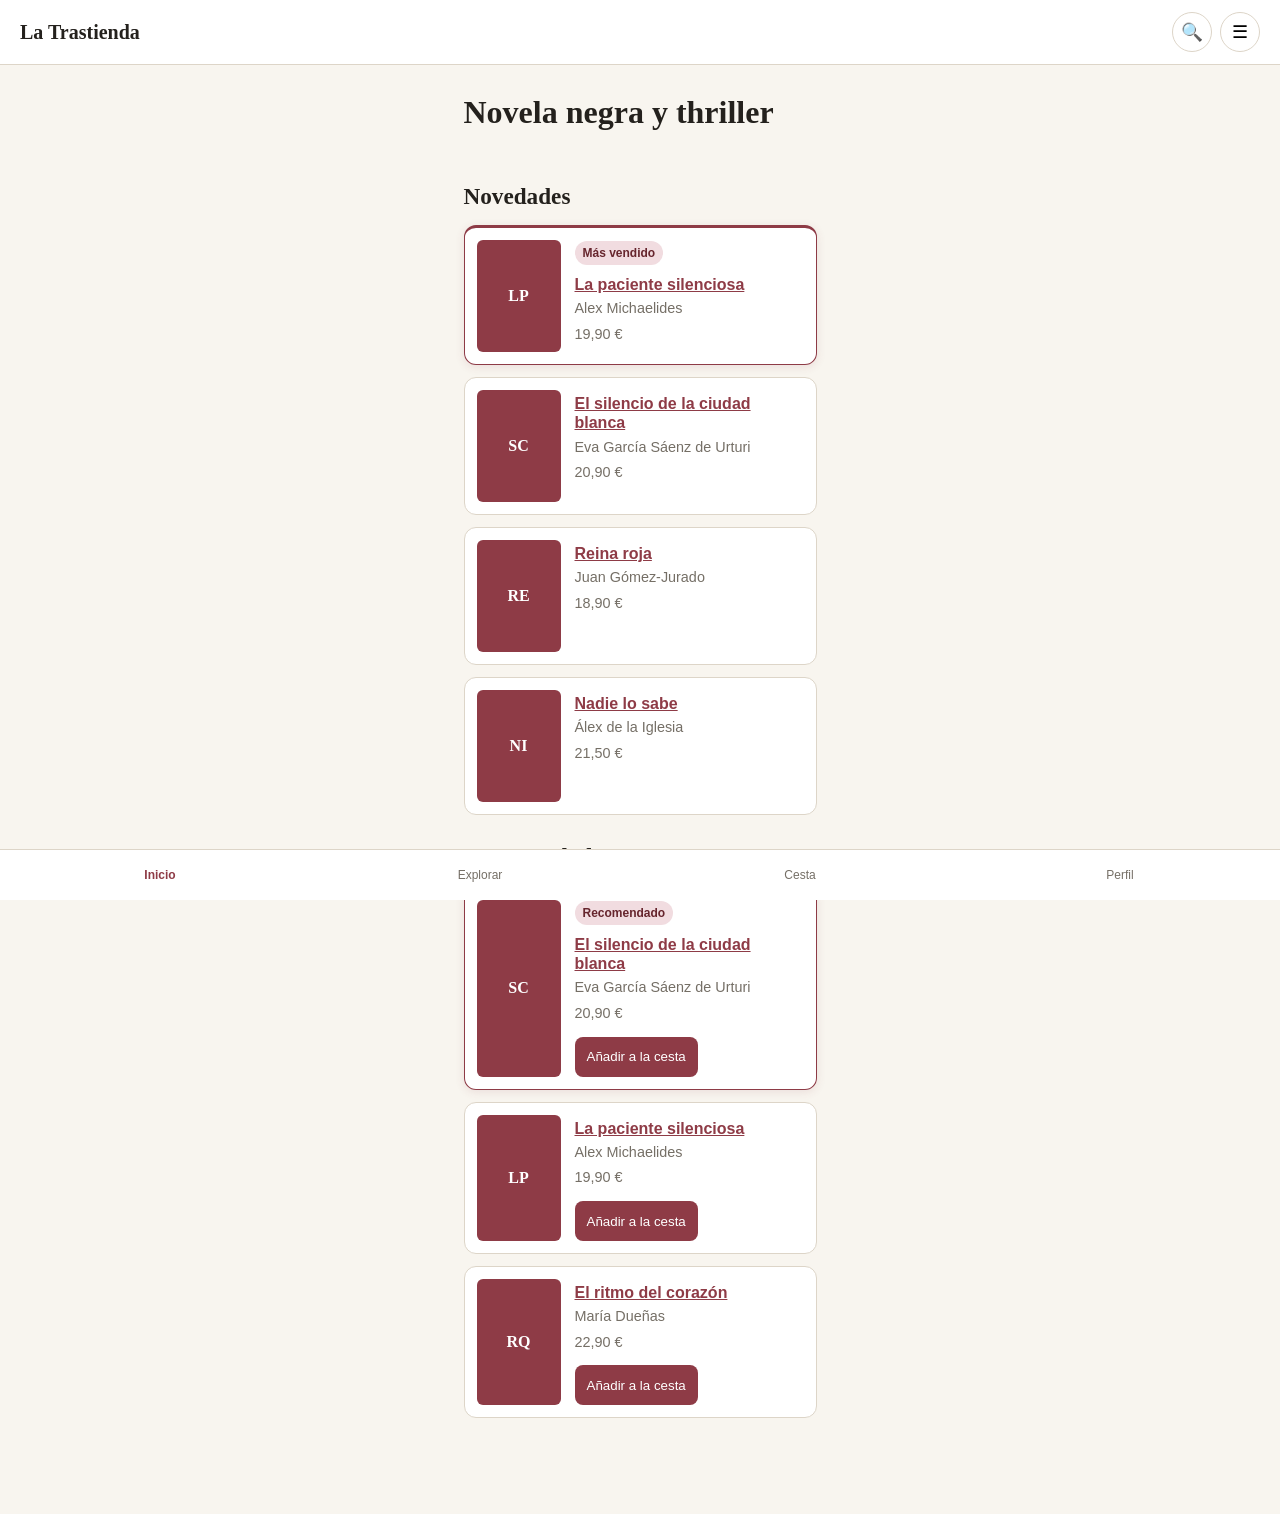
<file: index.html>
<!doctype html>
<html lang="es">
  <head>
    <meta charset="utf-8">
    <meta name="viewport" content="width=device-width, initial-scale=1.0">
    <title>Inicio - La Trastienda</title>
    <link rel="stylesheet" href="css/estilos.css">
  </head>
  <body>
    <header class="site-header">
      <a class="brand" href="index.html" aria-label="La Trastienda, inicio">La Trastienda</a>
      <div class="header-actions">
        <button class="icon-button" type="button" aria-label="Buscar">🔍</button>
        <button class="icon-button" type="button" aria-label="Abrir menú">☰</button>
      </div>
    </header>

    <main>
      <h1>Novela negra y thriller</h1>

      <section aria-labelledby="novedades-titulo">
        <h2 id="novedades-titulo">Novedades</h2>
        <article class="card">
          <div class="book-cover" aria-hidden="true">LP</div>
          <div class="book-details">
            <span class="badge">Más vendido</span>
            <h3><a href="detalle.html">La paciente silenciosa</a></h3>
            <p>Alex Michaelides</p>
            <p>19,90 €</p>
          </div>
        </article>
        <article class="card">
          <div class="book-cover" aria-hidden="true">SC</div>
          <div class="book-details">
            <span class="badge"></span>
            <h3><a href="detalle.html">El silencio de la ciudad blanca</a></h3>
            <p>Eva García Sáenz de Urturi</p>
            <p>20,90 €</p>
          </div>
        </article>
        <article class="card">
          <div class="book-cover" aria-hidden="true">RE</div>
          <div class="book-details">
            <h3><a href="detalle.html">Reina roja</a></h3>
            <p>Juan Gómez-Jurado</p>
            <p>18,90 €</p>
          </div>
        </article>
        <article class="card">
          <div class="book-cover" aria-hidden="true">NI</div>
          <div class="book-details">
            <h3><a href="detalle.html">Nadie lo sabe</a></h3>
            <p>Álex de la Iglesia</p>
            <p>21,50 €</p>
          </div>
        </article>
      </section>

      <section aria-labelledby="recomendados-titulo">
        <h2 id="recomendados-titulo">Recomendados</h2>
        <article class="card">
          <div class="book-cover" aria-hidden="true">SC</div>
          <div class="book-details">
            <span class="badge">Recomendado</span>
            <h3><a href="detalle.html">El silencio de la ciudad blanca</a></h3>
            <p>Eva García Sáenz de Urturi</p>
            <p>20,90 €</p>
            <button type="button">Añadir a la cesta</button>
          </div>
        </article>
        <article class="card">
          <div class="book-cover" aria-hidden="true">LP</div>
          <div class="book-details">
            <span class="badge"></span>
            <h3><a href="detalle.html">La paciente silenciosa</a></h3>
            <p>Alex Michaelides</p>
            <p>19,90 €</p>
            <button type="button">Añadir a la cesta</button>
          </div>
        </article>
        <article class="card">
          <div class="book-cover" aria-hidden="true">RQ</div>
          <div class="book-details">
            <h3><a href="detalle.html">El ritmo del corazón</a></h3>
            <p>María Dueñas</p>
            <p>22,90 €</p>
            <button type="button">Añadir a la cesta</button>
          </div>
        </article>
      </section>
    </main>

    <nav class="bottom-nav" aria-label="Secciones de la app">
      <ul>
        <li><a href="index.html" aria-current="page">Inicio</a></li>
        <li><a href="explorar.html">Explorar</a></li>
        <li><a href="carrito.html">Cesta</a></li>
        <li><a href="perfil.html">Perfil</a></li>
      </ul>
    </nav>
  </body>
</html>
</file>
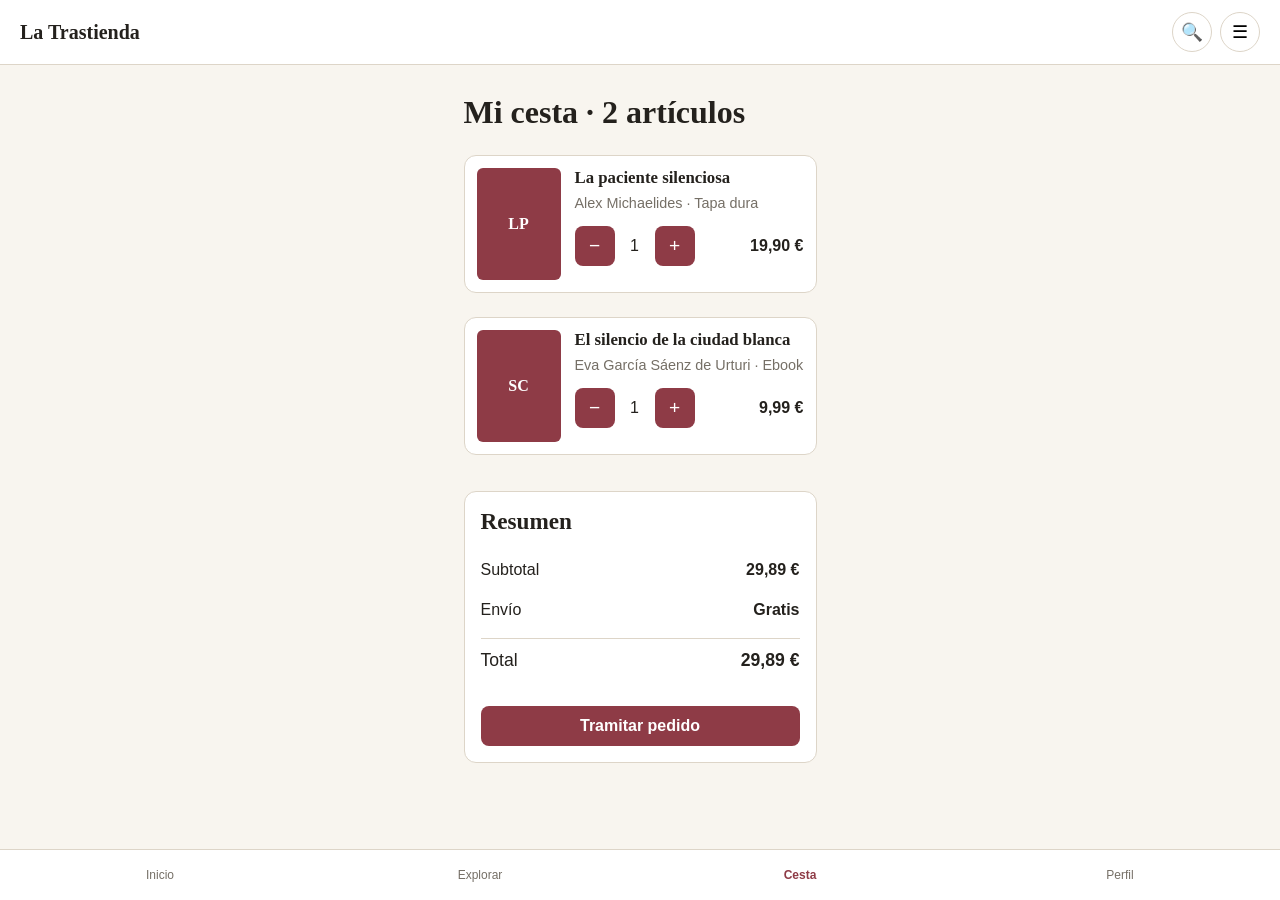
<file: carrito.html>
<!doctype html>
<html lang="es">
  <head>
    <meta charset="utf-8">
    <meta name="viewport" content="width=device-width, initial-scale=1.0">
    <title>Mi cesta - La Trastienda</title>
    <link rel="stylesheet" href="css/estilos.css">
  </head>
  <body>
    <header class="site-header">
      <a class="brand" href="index.html" aria-label="La Trastienda, inicio">La Trastienda</a>
      <div class="header-actions">
        <button class="icon-button" type="button" aria-label="Buscar">🔍</button>
        <button class="icon-button" type="button" aria-label="Abrir menú">☰</button>
      </div>
    </header>

    <main>
      <h1>Mi cesta · 2 artículos</h1>

      <section aria-label="Libros en la cesta">
        <article class="cart-item">
          <div class="book-cover" aria-hidden="true">LP</div>
          <div class="cart-details">
            <h2>La paciente silenciosa</h2>
            <p>Alex Michaelides · Tapa dura</p>
            <div class="quantity-controls">
              <button type="button" aria-label="Quitar un ejemplar de La paciente silenciosa">−</button>
              <span>1</span>
              <button type="button" aria-label="Añadir un ejemplar de La paciente silenciosa">+</button>
              <strong>19,90 €</strong>
            </div>
          </div>
        </article>

        <article class="cart-item">
          <div class="book-cover" aria-hidden="true">SC</div>
          <div class="cart-details">
            <h2>El silencio de la ciudad blanca</h2>
            <p>Eva García Sáenz de Urturi · Ebook</p>
            <div class="quantity-controls">
              <button type="button" aria-label="Quitar un ejemplar de El silencio de la ciudad blanca">−</button>
              <span>1</span>
              <button type="button" aria-label="Añadir un ejemplar de El silencio de la ciudad blanca">+</button>
              <strong>9,99 €</strong>
            </div>
          </div>
        </article>
      </section>

      <section class="cart-summary" aria-labelledby="resumen-titulo">
        <h2 id="resumen-titulo">Resumen</h2>
        <dl>
          <div>
            <dt>Subtotal</dt>
            <dd>29,89 €</dd>
          </div>
          <div>
            <dt>Envío</dt>
            <dd>Gratis</dd>
          </div>
          <div class="total">
            <dt>Total</dt>
            <dd>29,89 €</dd>
          </div>
        </dl>
        <button class="checkout-button" type="button">Tramitar pedido</button>
      </section>
    </main>

    <nav class="bottom-nav" aria-label="Secciones de la app">
      <ul>
        <li><a href="index.html">Inicio</a></li>
        <li><a href="explorar.html">Explorar</a></li>
        <li><a href="carrito.html" aria-current="page">Cesta</a></li>
        <li><a href="perfil.html">Perfil</a></li>
      </ul>
    </nav>
  </body>
</html>
</file>
<file: css/estilos.css>
:root {
  color-scheme: light;
  --ink: #24211d;
  --paper: #f8f5ef;
  --primary: #8e3b46;
  --primary-dark: #66252d;
  --muted: #756f66;
  --line: #ddd5c8;
}

* {
  box-sizing: border-box;
}

body {
  margin: 0;
  padding-bottom: 76px;
  background: var(--paper);
  color: var(--ink);
  font-family: Arial, Helvetica, sans-serif;
  line-height: 1.5;
}

.site-header {
  position: sticky;
  top: 0;
  z-index: 10;
  display: flex;
  align-items: center;
  justify-content: space-between;
  min-height: 64px;
  padding: 12px 20px;
  background: #ffffff;
  border-bottom: 1px solid var(--line);
}

a {
  color: var(--primary);
}

.brand {
  color: var(--ink);
  font-family: Georgia, "Times New Roman", serif;
  font-size: 1.25rem;
  font-weight: 700;
  text-decoration: none;
}

.header-actions {
  display: flex;
  gap: 8px;
}

.icon-button {
  width: 40px;
  height: 40px;
  padding: 0;
  border: 1px solid var(--line);
  border-radius: 50%;
  background: #ffffff;
  cursor: pointer;
  font-size: 1.1rem;
}

main {
  width: min(100%, 393px);
  margin: 0 auto;
  padding: 20px;
}

h1,
h2,
h3 {
  line-height: 1.2;
}

h1 {
  margin: 8px 0 24px;
  font-family: Georgia, "Times New Roman", serif;
  font-size: 2rem;
}

h2 {
  margin: 28px 0 14px;
  font-family: Georgia, "Times New Roman", serif;
  font-size: 1.45rem;
}

h3 {
  margin: 8px 0 4px;
  font-size: 1rem;
}

section:where(.book-list),
.book-list {
  display: grid;
  gap: 12px;
}

main > section {
  display: grid;
  gap: 12px;
}

main > section > h2 {
  margin-bottom: 2px;
}

h2 + .card {
  border-top: 3px solid var(--primary);
}

.card {
  border-radius: 12px;
}

.badge {
  display: inline-block;
  margin: 0 0 6px;
  padding: 3px 8px;
  border-radius: 999px;
  background: #f1dce0;
  color: var(--primary-dark);
  font-size: 0.75rem;
  font-weight: 700;
}

.badge:empty {
  display: none;
}

article:has(.badge:not(:empty)) {
  border-color: var(--primary);
  box-shadow: 0 2px 10px rgb(142 59 70 / 12%);
}

.card,
.book-list article,
.cart-item {
  display: grid;
  grid-template-columns: 84px 1fr;
  gap: 14px;
  padding: 12px;
  background: #ffffff;
  border: 1px solid var(--line);
  border-radius: 12px;
}

.book-cover {
  display: grid;
  place-items: center;
  width: 84px;
  min-height: 112px;
  border-radius: 6px;
  background: var(--primary);
  color: #ffffff;
  font-family: Georgia, "Times New Roman", serif;
  font-weight: 700;
  text-align: center;
}

.book-details p,
.cart-details p {
  margin: 4px 0;
  color: var(--muted);
  font-size: 0.9rem;
}

.book-details button,
.checkout-button,
.quantity-controls button {
  min-height: 40px;
  border: 0;
  border-radius: 8px;
  background: var(--primary);
  color: #ffffff;
  cursor: pointer;
}

.book-details button {
  margin-top: 8px;
  padding: 8px 12px;
}

.cart-item {
  grid-template-columns: 84px 1fr;
  margin-bottom: 12px;
}

.cart-details h2 {
  margin: 0 0 4px;
  font-size: 1.05rem;
}

.quantity-controls {
  display: grid;
  grid-template-columns: 40px 28px 40px 1fr;
  align-items: center;
  gap: 6px;
  margin-top: 12px;
}

.quantity-controls strong {
  justify-self: end;
  white-space: nowrap;
}

.quantity-controls button {
  width: 40px;
  padding: 0;
  font-size: 1.2rem;
}

.quantity-controls span {
  text-align: center;
}

.cart-summary {
  margin-top: 24px;
  padding: 16px;
  background: #ffffff;
  border: 1px solid var(--line);
  border-radius: 12px;
}

.cart-summary h2 {
  margin-top: 0;
}

.cart-summary dl,
.cart-summary dl div {
  margin: 0;
}

.cart-summary dl div {
  display: flex;
  justify-content: space-between;
  padding: 8px 0;
}

.cart-summary dd {
  margin: 0;
  font-weight: 700;
}

.cart-summary .total {
  margin-top: 8px;
  border-top: 1px solid var(--line);
  font-size: 1.1rem;
}

.checkout-button {
  width: 100%;
  margin-top: 12px;
  font-size: 1rem;
  font-weight: 700;
}

.bottom-nav {
  position: fixed;
  right: 0;
  bottom: 0;
  left: 0;
  z-index: 20;
  background: #ffffff;
  border-top: 1px solid var(--line);
}

.bottom-nav ul {
  display: grid;
  grid-template-columns: repeat(4, 1fr);
  margin: 0;
  padding: 8px 0;
  list-style: none;
}

.bottom-nav a {
  display: block;
  padding: 8px 4px;
  color: var(--muted);
  font-size: 0.75rem;
  text-align: center;
  text-decoration: none;
}

nav a[aria-current="page"] {
  color: var(--primary);
  font-weight: 700;
}

nav a:not([aria-current="page"]) {
  color: var(--muted);
}

nav a:hover {
  color: var(--primary-dark);
}

nav a:focus-visible,
button:focus-visible,
a:focus-visible {
  outline: 3px solid #e2a8b0;
  outline-offset: 2px;
}

button[aria-label] {
  padding: 4px;
}

.card :is(h2, h3, p) {
  margin-block: 4px;
}
</file>
